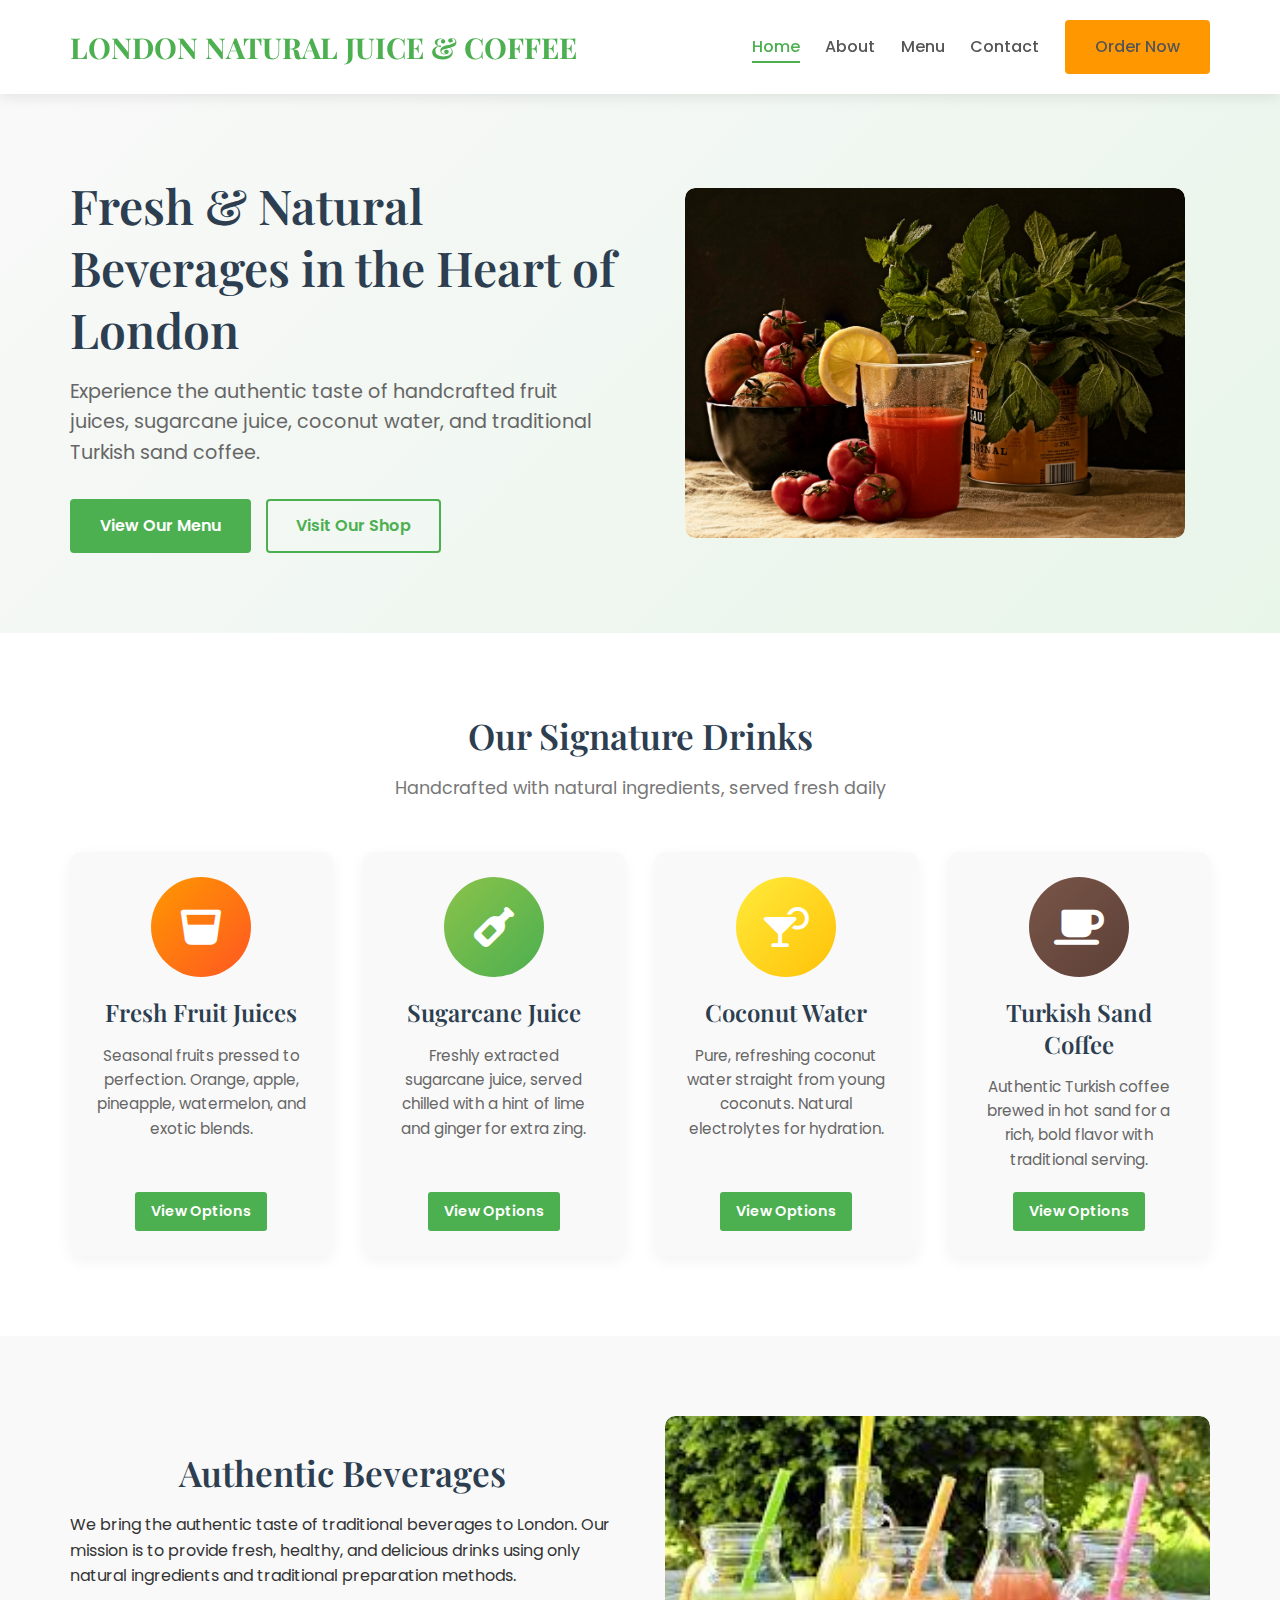
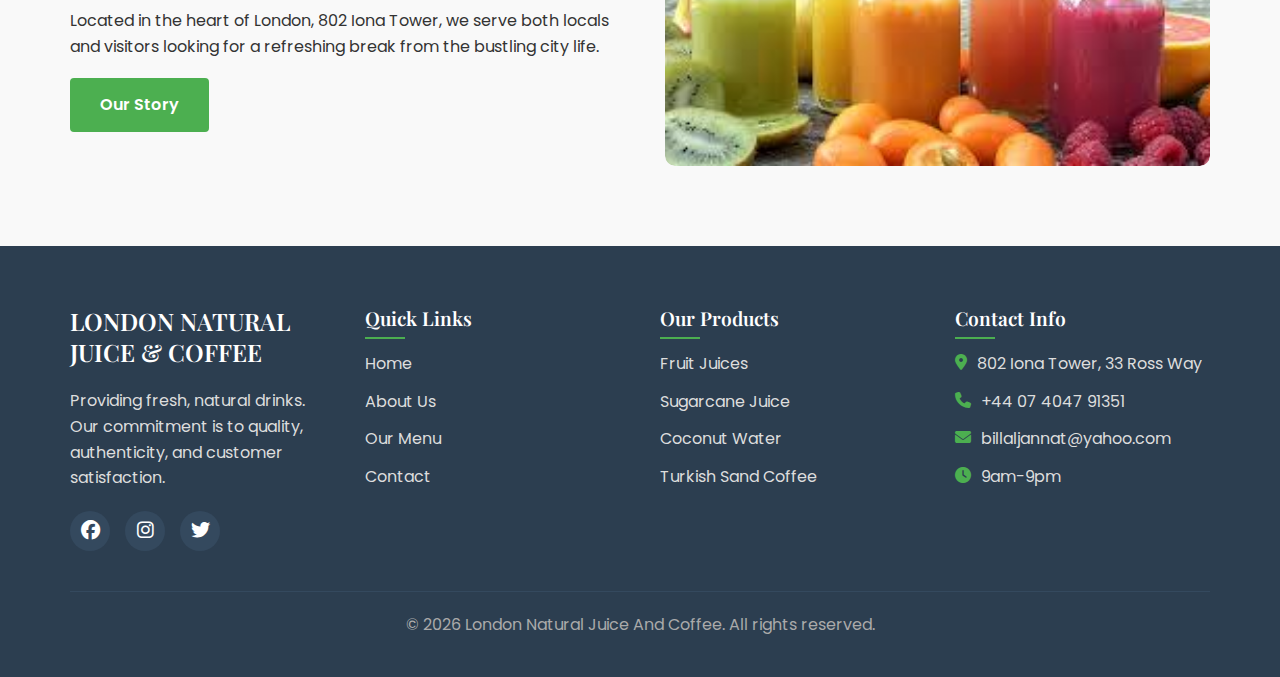
<file: index.html>
<!DOCTYPE html>
<html lang="en">
<head>
    <meta charset="UTF-8">
    <meta name="viewport" content="width=device-width, initial-scale=1.0">
    <title>LONDON NATURAL JUICE & COFFEE</title>
    <link rel="stylesheet" href="css/style.css">
    <link rel="stylesheet" href="https://cdnjs.cloudflare.com/ajax/libs/font-awesome/6.4.0/css/all.min.css">
    <link href="https://fonts.googleapis.com/css2?family=Poppins:wght@300;400;500;600;700&family=Playfair+Display:wght@400;500;600&display=swap" rel="stylesheet">
    <link rel="icon" type="image/x-icon" href="images/favicon.png">
</head>
<body>
    <!-- Navigation -->
    <header class="header">
        <div class="container">
            <nav class="navbar">
                <a href="index.html" class="logo">
                    <span class="logo-text">LONDON NATURAL JUICE & COFFEE</span>
                </a>
                
                <ul class="nav-menu">
                    <li><a href="index.html" class="active">Home</a></li>
                    <li><a href="about.html">About</a></li>
                    <li><a href="menu.html">Menu</a></li>
                    <li><a href="contact.html">Contact</a></li>
                    <li><a href="contact.html#order" class="btn-order">Order Now</a></li>
                </ul>
                
                <div class="hamburger">
                    <span class="bar"></span>
                    <span class="bar"></span>
                    <span class="bar"></span>
                </div>
            </nav>
        </div>
    </header>

    <!-- Hero Section -->
    <section class="hero">
        <div class="container">
            <div class="hero-content">
                <h1 class="hero-title">Fresh & Natural Beverages in the Heart of London</h1>
                <p class="hero-subtitle">Experience the authentic taste of handcrafted fruit juices, sugarcane juice, coconut water, and traditional Turkish sand coffee.</p>
                <div class="hero-buttons">
                    <a href="menu.html" class="btn-primary">View Our Menu</a>
                    <a href="contact.html" class="btn-secondary">Visit Our Shop</a>
                </div>
            </div>
            <div class="hero-image">
                <div class="image-placeholder">
                    <img src="images/hero-image.jpeg" alt="Fresh Juice">
                </div>
            </div>
        </div>
    </section>

    <!-- Featured Products -->
    <section class="featured">
        <div class="container">
            <h2 class="section-title">Our Signature Drinks</h2>
            <p class="section-subtitle">Handcrafted with natural ingredients, served fresh daily</p>
            
            <div class="products-grid">
                <div class="product-card">
                    <div class="product-image fruit-juice">
                        <i class="fas fa-glass-whiskey"></i>
                    </div>
                    <h3>Fresh Fruit Juices</h3>
                    <p>Seasonal fruits pressed to perfection. Orange, apple, pineapple, watermelon, and exotic blends.</p>
                    <a href="menu.html#juices" class="btn-small">View Options</a>
                </div>
                
                <div class="product-card">
                    <div class="product-image sugarcane">
                        <i class="fas fa-wine-bottle"></i>
                    </div>
                    <h3>Sugarcane Juice</h3>
                    <p>Freshly extracted sugarcane juice, served chilled with a hint of lime and ginger for extra zing.</p>
                    <a href="menu.html#sugarcane" class="btn-small">View Options</a>
                </div>
                
                <div class="product-card">
                    <div class="product-image coconut">
                        <i class="fas fa-cocktail"></i>
                    </div>
                    <h3>Coconut Water</h3>
                    <p>Pure, refreshing coconut water straight from young coconuts. Natural electrolytes for hydration.</p>
                    <a href="menu.html#coconut" class="btn-small">View Options</a>
                </div>
                
                <div class="product-card">
                    <div class="product-image coffee">
                        <i class="fas fa-coffee"></i>
                    </div>
                    <h3>Turkish Sand Coffee</h3>
                    <p>Authentic Turkish coffee brewed in hot sand for a rich, bold flavor with traditional serving.</p>
                    <a href="menu.html#coffee" class="btn-small">View Options</a>
                </div>
            </div>
        </div>
    </section>

    <!-- About Preview -->
    <section class="about-preview">
        <div class="container">
            <div class="about-content">
                <h2 class="section-title">Authentic Beverages</h2>
                <p>We bring the authentic taste of traditional beverages to London. Our mission is to provide fresh, healthy, and delicious drinks using only natural ingredients and traditional preparation methods.</p>
                <p>Located in the heart of London, 802 Iona Tower, we serve both locals and visitors looking for a refreshing break from the bustling city life.</p>
                <a href="about.html" class="btn-primary">Our Story</a>
            </div>
            <div class="about-image">
                <div class="image-placeholder">
                    <img src="images/product-homepage.jpeg">
                </div>
            </div>
        </div>
    </section>

    <!-- Footer -->
    <footer class="footer">
        <div class="container">
            <div class="footer-grid">
                <div class="footer-col">
                    <h3>LONDON NATURAL JUICE & COFFEE</h3>
                    <p>Providing fresh, natural drinks. Our commitment is to quality, authenticity, and customer satisfaction.</p>
                    <div class="social-links">
                        <a href="https://www.facebook.com/share/17t5XCSA3L/" target="_blank"><i class="fab fa-facebook"></i></a>
                        <a href="https://www.instagram.com/" target="_blank"><i class="fab fa-instagram"></i></a>
                        <a href="https://x.com/" target="_blank"><i class="fab fa-twitter"></i></a>
                    </div>
                </div>
                
                <div class="footer-col">
                    <h4>Quick Links</h4>
                    <ul>
                        <li><a href="index.html">Home</a></li>
                        <li><a href="about.html">About Us</a></li>
                        <li><a href="menu.html">Our Menu</a></li>
                        <li><a href="contact.html">Contact</a></li>
                    </ul>
                </div>
                
                <div class="footer-col">
                    <h4>Our Products</h4>
                    <ul>
                        <li><a href="menu.html#juices">Fruit Juices</a></li>
                        <li><a href="menu.html#sugarcane">Sugarcane Juice</a></li>
                        <li><a href="menu.html#coconut">Coconut Water</a></li>
                        <li><a href="menu.html#coffee">Turkish Sand Coffee</a></li>
                    </ul>
                </div>
                
                <div class="footer-col">
                    <h4>Contact Info</h4>
                    <ul class="contact-info">
                        <li><i class="fas fa-map-marker-alt"></i> 802 Iona Tower, 33 Ross Way </li>
                        <li><i class="fas fa-phone"></i> +44 07 4047 91351</li>
                        <li><i class="fas fa-envelope"></i> billaljannat@yahoo.com</li>
                        <li><i class="fas fa-clock"></i> 9am-9pm</li>
                    </ul>
                </div>
            </div>
            
            <div class="footer-bottom">
                <p>&copy; 2026 London Natural Juice And Coffee. All rights reserved.</p>
            </div>
        </div>
    </footer>

    <script src="js/script.js"></script>
</body>
</html>
</file>
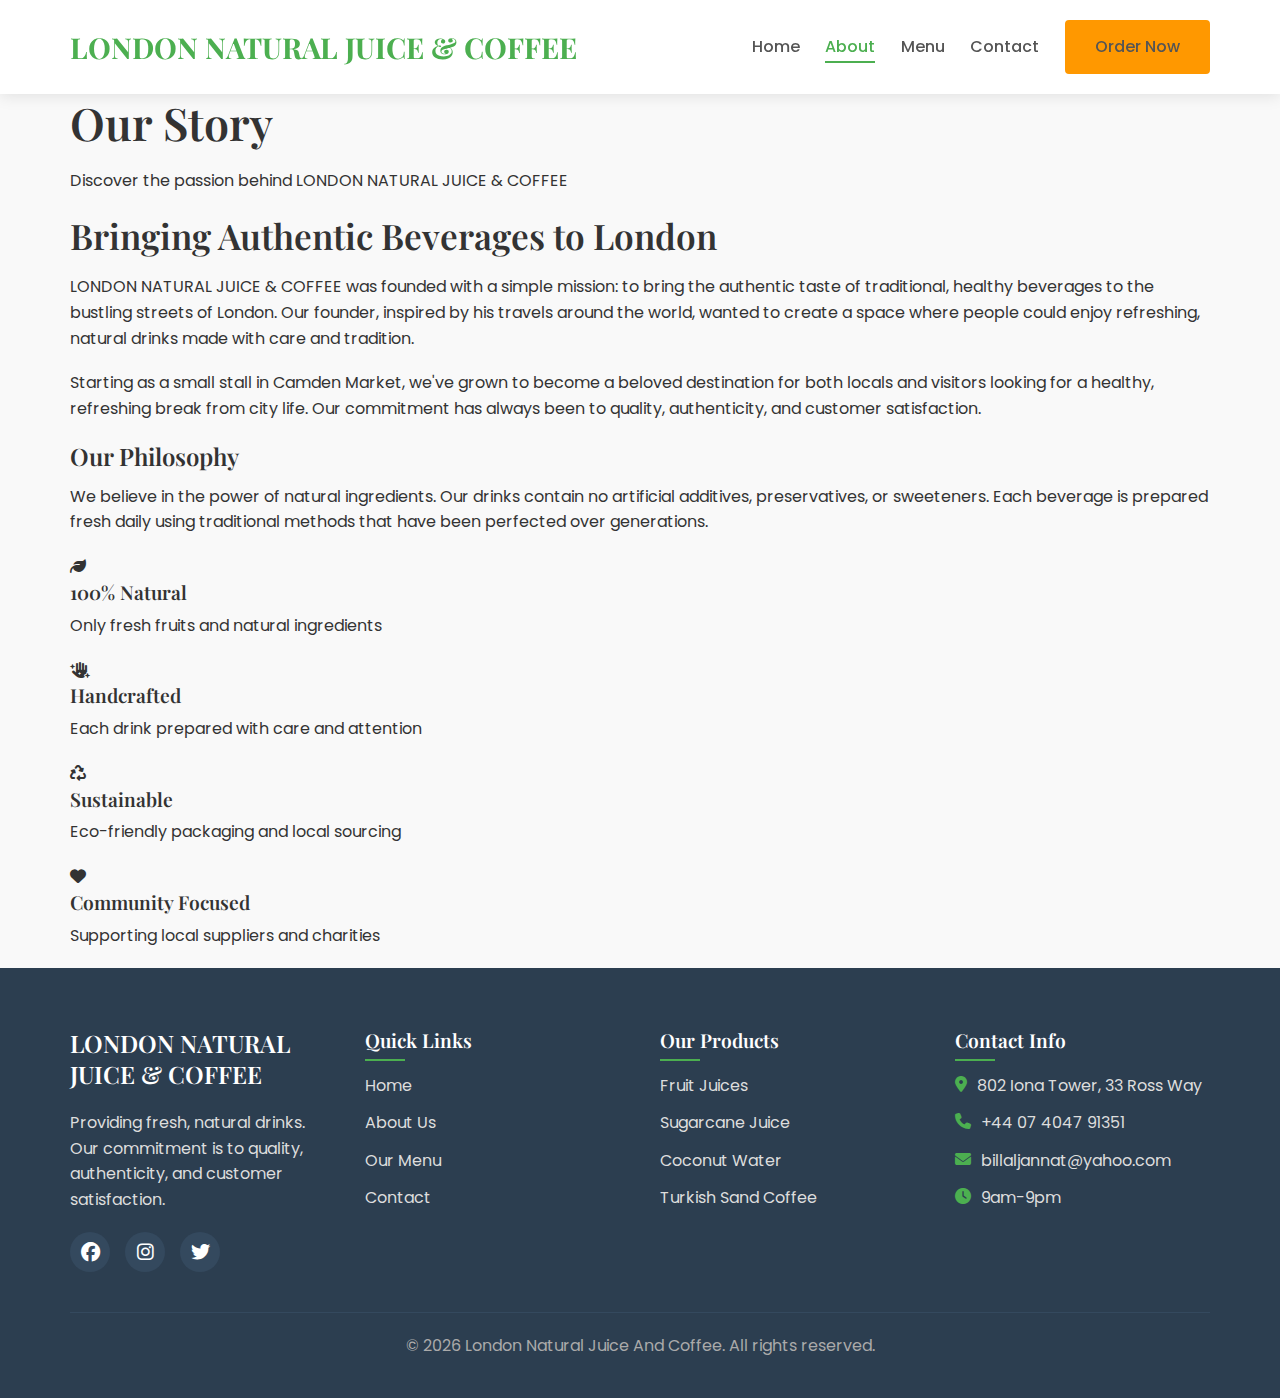
<file: about.html>
<!DOCTYPE html>
<html lang="en">
  <head>
    <meta charset="UTF-8" />
    <meta name="viewport" content="width=device-width, initial-scale=1.0" />
    <title>About Us | London Fresh Drinks</title>
    <link rel="stylesheet" href="css/style.css" />
    <link
      rel="stylesheet"
      href="https://cdnjs.cloudflare.com/ajax/libs/font-awesome/6.4.0/css/all.min.css"
    />
    <link
      href="https://fonts.googleapis.com/css2?family=Poppins:wght@300;400;500;600;700&family=Playfair+Display:wght@400;500;600&display=swap"
      rel="stylesheet"
    />
    <link rel="icon" type="image/x-icon" href="images/favicon.png" />
  </head>
  <body>
    <!-- Navigation -->
    <header class="header">
      <div class="container">
        <nav class="navbar">
          <a href="index.html" class="logo">
            <span class="logo-text">LONDON NATURAL JUICE & COFFEE</span>
          </a>

          <ul class="nav-menu">
            <li><a href="index.html">Home</a></li>
            <li><a href="about.html" class="active">About</a></li>
            <li><a href="menu.html">Menu</a></li>
            <li><a href="contact.html">Contact</a></li>
            <li>
              <a href="contact.html#order" class="btn-order">Order Now</a>
            </li>
          </ul>

          <div class="hamburger">
            <span class="bar"></span>
            <span class="bar"></span>
            <span class="bar"></span>
          </div>
        </nav>
      </div>
    </header>

    <!-- Page Header -->
    <section class="page-header">
      <div class="container">
        <h1>Our Story</h1>
        <p>Discover the passion behind LONDON NATURAL JUICE & COFFEE</p>
      </div>
    </section>

    <!-- About Content -->
    <section class="page-content">
      <div class="container">
        <div class="about-details">
          <div class="about-text">
            <h2>Bringing Authentic Beverages to London </h2>
            <p>
              LONDON NATURAL JUICE & COFFEE was founded with a simple mission: to bring
              the authentic taste of traditional, healthy beverages to the
              bustling streets of London. Our founder, inspired by his travels
              around the world, wanted to create a space where people could
              enjoy refreshing, natural drinks made with care and tradition.
            </p>

            <p>
              Starting as a small stall in Camden Market, we've grown to become
              a beloved destination for both locals and visitors looking for a
              healthy, refreshing break from city life. Our commitment has
              always been to quality, authenticity, and customer satisfaction.
            </p>

            <h3>Our Philosophy</h3>
            <p>
              We believe in the power of natural ingredients. Our drinks contain
              no artificial additives, preservatives, or sweeteners. Each
              beverage is prepared fresh daily using traditional methods that
              have been perfected over generations.
            </p>

            <div class="values-grid">
              <div class="value-item">
                <i class="fas fa-leaf"></i>
                <h4>100% Natural</h4>
                <p>Only fresh fruits and natural ingredients</p>
              </div>
              <div class="value-item">
                <i class="fas fa-hand-sparkles"></i>
                <h4>Handcrafted</h4>
                <p>Each drink prepared with care and attention</p>
              </div>
              <div class="value-item">
                <i class="fas fa-recycle"></i>
                <h4>Sustainable</h4>
                <p>Eco-friendly packaging and local sourcing</p>
              </div>
              <div class="value-item">
                <i class="fas fa-heart"></i>
                <h4>Community Focused</h4>
                <p>Supporting local suppliers and charities</p>
              </div>
            </div>
          </div>
        </div>
      </div>
    </section>

   
<!-- Footer -->
    <footer class="footer">
        <div class="container">
            <div class="footer-grid">
                <div class="footer-col">
                    <h3>LONDON NATURAL JUICE & COFFEE</h3>
                    <p>Providing fresh, natural drinks. Our commitment is to quality, authenticity, and customer satisfaction.</p>
                    <div class="social-links">
                        <a href="https://www.facebook.com/share/17t5XCSA3L/" target="_blank"><i class="fab fa-facebook"></i></a>
                        <a href="https://www.instagram.com/" target="_blank"><i class="fab fa-instagram"></i></a>
                        <a href="https://x.com/" target="_blank"><i class="fab fa-twitter"></i></a>
                    </div>
                </div>
                
                <div class="footer-col">
                    <h4>Quick Links</h4>
                    <ul>
                        <li><a href="index.html">Home</a></li>
                        <li><a href="about.html">About Us</a></li>
                        <li><a href="menu.html">Our Menu</a></li>
                        <li><a href="contact.html">Contact</a></li>
                    </ul>
                </div>
                
                <div class="footer-col">
                    <h4>Our Products</h4>
                    <ul>
                        <li><a href="menu.html#juices">Fruit Juices</a></li>
                        <li><a href="menu.html#sugarcane">Sugarcane Juice</a></li>
                        <li><a href="menu.html#coconut">Coconut Water</a></li>
                        <li><a href="menu.html#coffee">Turkish Sand Coffee</a></li>
                    </ul>
                </div>
                
                <div class="footer-col">
                    <h4>Contact Info</h4>
                    <ul class="contact-info">
                        <li><i class="fas fa-map-marker-alt"></i> 802 Iona Tower, 33 Ross Way </li>
                        <li><i class="fas fa-phone"></i> +44 07 4047 91351</li>
                        <li><i class="fas fa-envelope"></i> billaljannat@yahoo.com</li>
                        <li><i class="fas fa-clock"></i> 9am-9pm</li>
                    </ul>
                </div>
            </div>
            
            <div class="footer-bottom">
                <p>&copy; 2026 London Natural Juice And Coffee. All rights reserved.</p>
            </div>
        </div>
    </footer>

    <script src="js/script.js"></script>
  </body>
</html>
</file>
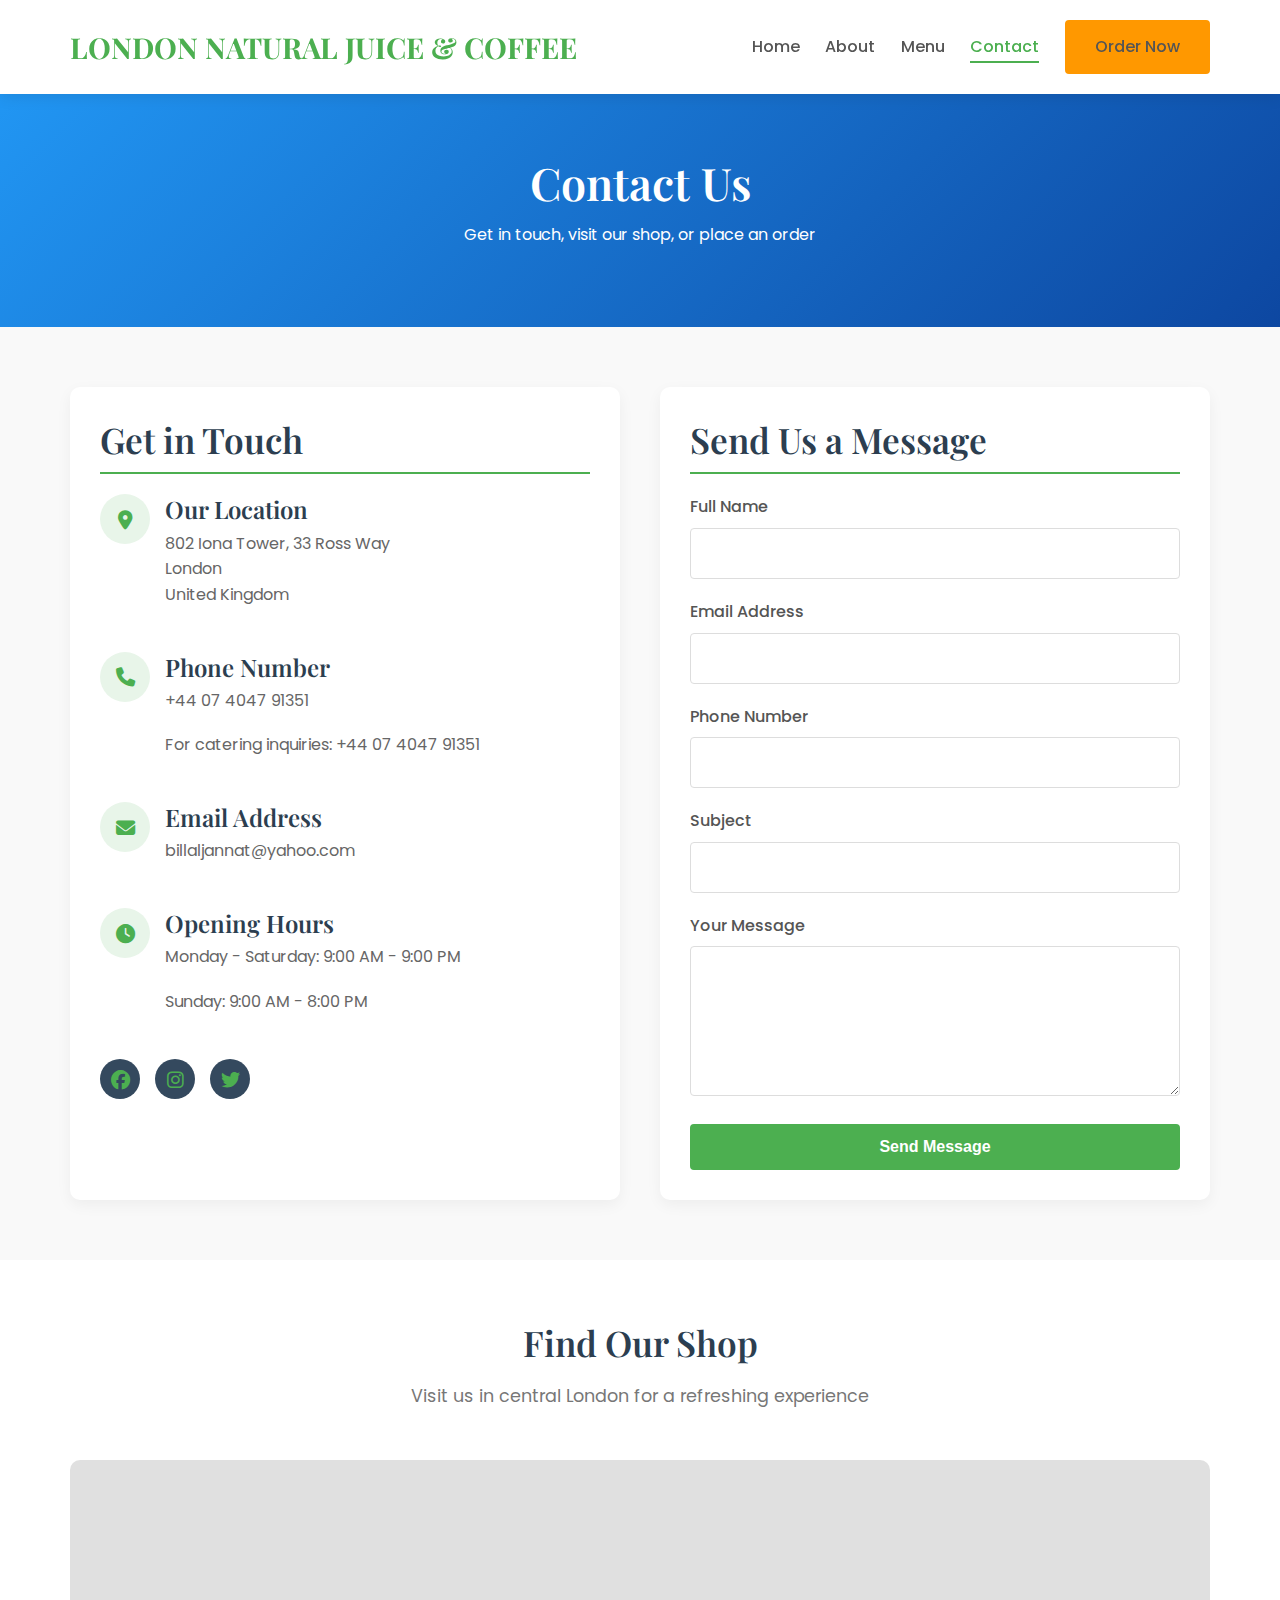
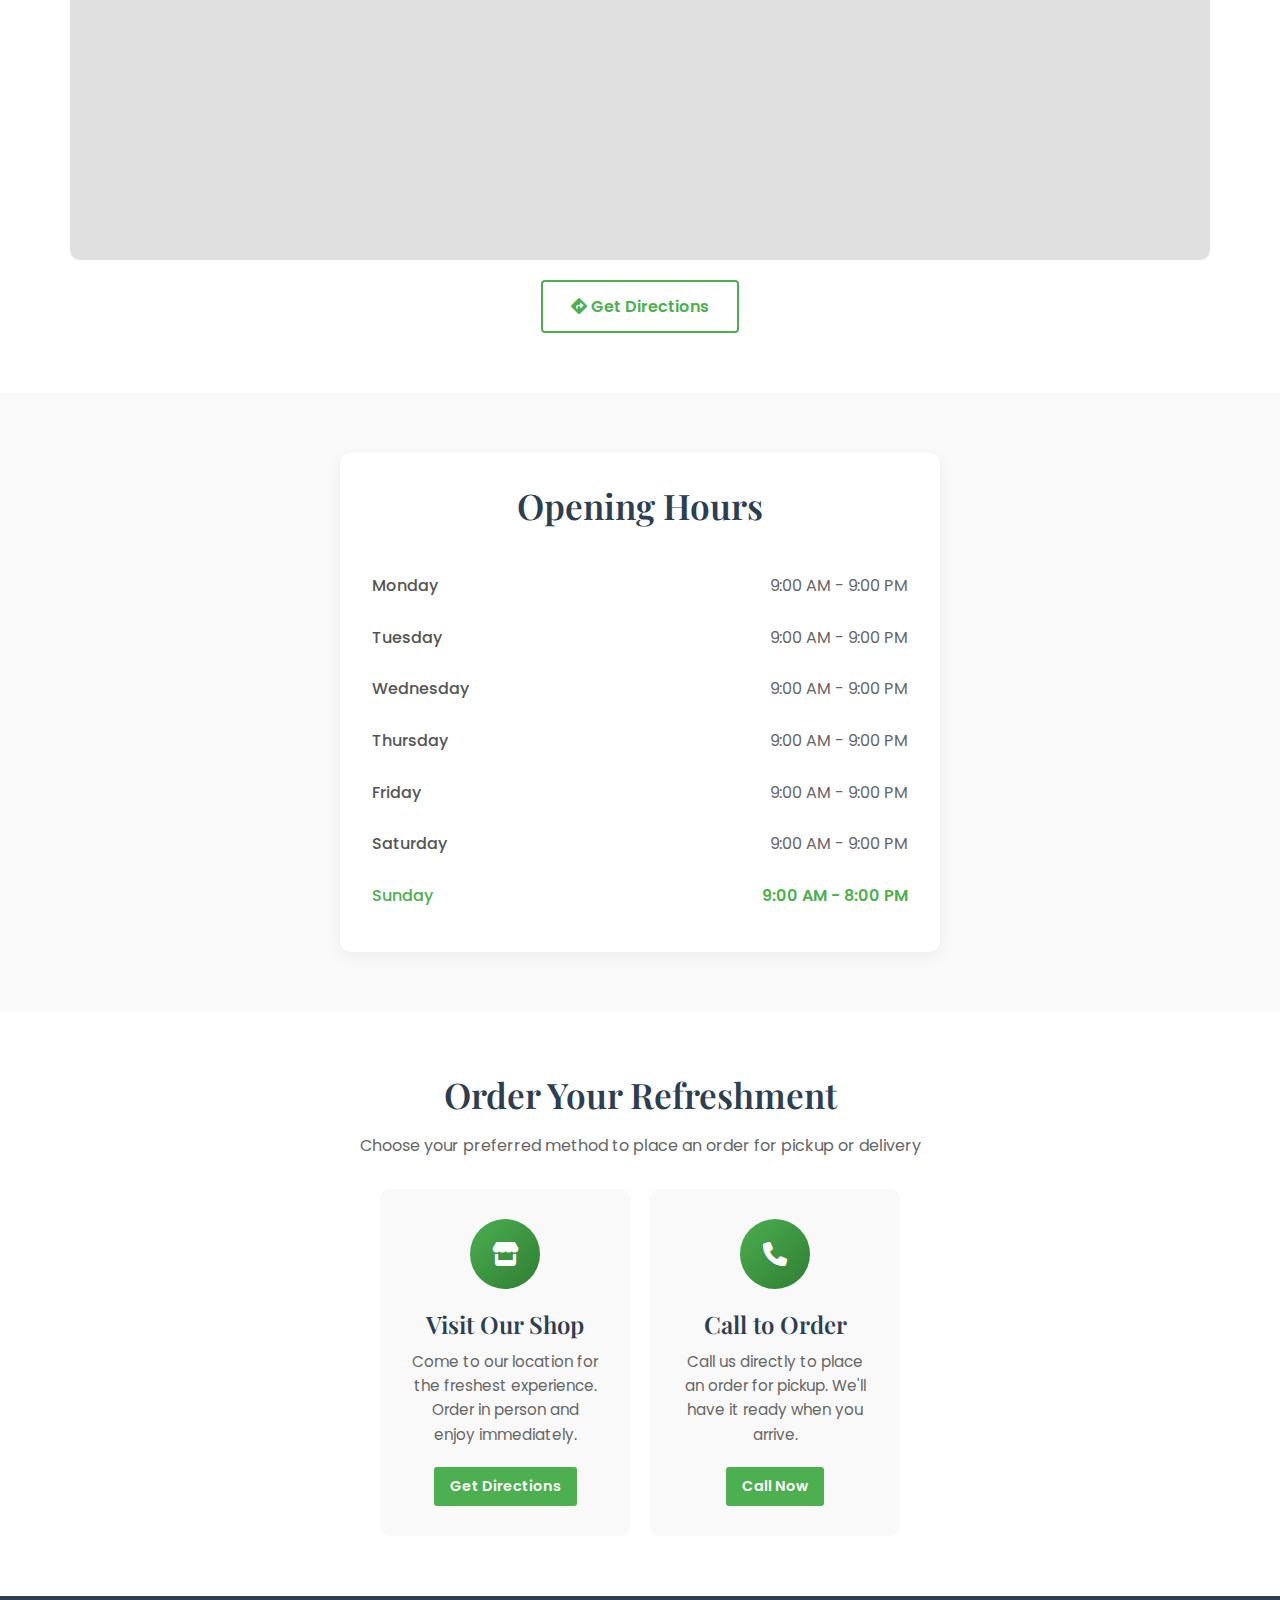
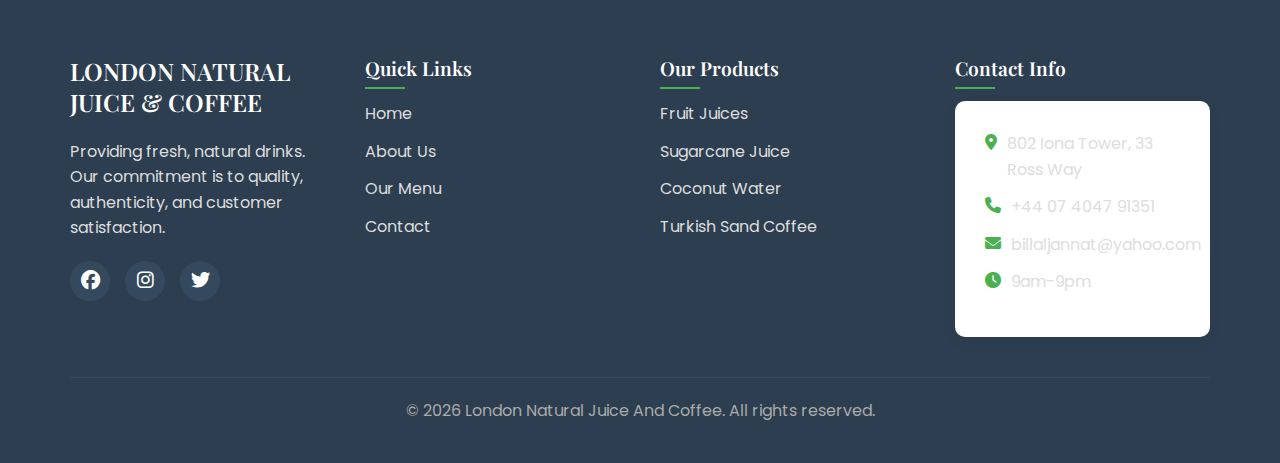
<file: contact.html>
<!DOCTYPE html>
<html lang="en">
  <head>
    <meta charset="UTF-8" />
    <meta name="viewport" content="width=device-width, initial-scale=1.0" />
    <title>Contact Us | London Fresh Drinks</title>
    <link rel="stylesheet" href="css/style.css" />
    <link
      rel="stylesheet"
      href="https://cdnjs.cloudflare.com/ajax/libs/font-awesome/6.4.0/css/all.min.css"
    />
    <link
      href="https://fonts.googleapis.com/css2?family=Poppins:wght@300;400;500;600;700&family=Playfair+Display:wght@400;500;600&display=swap"
      rel="stylesheet"
    />
    <link rel="icon" type="image/x-icon" href="images/favicon.png">
    <style>
      /* Additional styles for contact page */
      .page-header {
        background: linear-gradient(135deg, #2196f3, #0d47a1);
        color: white;
        padding: 60px 0;
        text-align: center;
      }

      .page-header h1 {
        color: white;
        margin-bottom: 10px;
      }

      .contact-section {
        padding: 60px 0;
        background-color: #f9f9f9;
      }

      .contact-container {
        display: grid;
        grid-template-columns: repeat(auto-fit, minmax(300px, 1fr));
        gap: 40px;
      }

      .contact-info {
        background-color: white;
        border-radius: 10px;
        padding: 30px;
        box-shadow: 0 5px 15px rgba(0, 0, 0, 0.05);
      }

      .contact-info h2 {
        color: #2c3e50;
        margin-bottom: 20px;
        padding-bottom: 10px;
        border-bottom: 2px solid #4caf50;
      }

      .info-item {
        display: flex;
        align-items: flex-start;
        margin-bottom: 25px;
      }

      .info-icon {
        width: 50px;
        height: 50px;
        background-color: #e8f5e9;
        border-radius: 50%;
        display: flex;
        justify-content: center;
        align-items: center;
        margin-right: 15px;
        color: #4caf50;
        font-size: 1.2rem;
        flex-shrink: 0;
      }

      .info-content h3 {
        color: #2c3e50;
        margin-bottom: 5px;
      }

      .info-content p {
        color: #666;
      }

      .contact-form {
        background-color: white;
        border-radius: 10px;
        padding: 30px;
        box-shadow: 0 5px 15px rgba(0, 0, 0, 0.05);
      }

      .contact-form h2 {
        color: #2c3e50;
        margin-bottom: 20px;
        padding-bottom: 10px;
        border-bottom: 2px solid #4caf50;
      }

      .form-group {
        margin-bottom: 20px;
      }

      .form-group label {
        display: block;
        margin-bottom: 8px;
        font-weight: 500;
        color: #555;
      }

      .form-control {
        width: 100%;
        padding: 12px 15px;
        border: 1px solid #ddd;
        border-radius: 4px;
        font-family: "Poppins", sans-serif;
        font-size: 1rem;
        transition: border-color 0.3s ease;
      }

      .form-control:focus {
        outline: none;
        border-color: #4caf50;
      }

      textarea.form-control {
        min-height: 150px;
        resize: vertical;
      }

      .map-section {
        padding: 60px 0;
        background-color: white;
      }

      .map-container {
        width: 100%;
        height: 400px;
        background-color: #e0e0e0;
        border-radius: 10px;
        overflow: hidden;
        display: flex;
        flex-direction: column;
        justify-content: center;
        align-items: center;
        color: #777;
      }

      .map-container i {
        font-size: 3rem;
        margin-bottom: 20px;
        color: #aaa;
      }

      .hours-section {
        padding: 60px 0;
        background-color: #f9f9f9;
      }

      .hours-container {
        max-width: 600px;
        margin: 0 auto;
        background-color: white;
        border-radius: 10px;
        padding: 30px;
        box-shadow: 0 5px 15px rgba(0, 0, 0, 0.05);
      }

      .hours-container h2 {
        text-align: center;
        color: #2c3e50;
        margin-bottom: 30px;
      }

      .hours-table {
        width: 100%;
      }

      .hours-table tr {
        border-bottom: 1px solid #eee;
      }

      .hours-table tr:last-child {
        border-bottom: none;
      }

      .hours-table td {
        padding: 12px 0;
      }

      .hours-table td:first-child {
        font-weight: 500;
        color: #555;
      }

      .hours-table td:last-child {
        text-align: right;
        color: #666;
      }

      .highlight-day {
        color: #4caf50 !important;
        font-weight: 600;
      }

      .order-section {
        padding: 60px 0;
        background-color: white;
        text-align: center;
      }

      .order-section h2 {
        color: #2c3e50;
        margin-bottom: 15px;
      }

      .order-section p {
        color: #666;
        max-width: 600px;
        margin: 0 auto 30px;
      }

      .order-options {
        display: flex;
        justify-content: center;
        flex-wrap: wrap;
        gap: 20px;
        margin-top: 30px;
      }

      .order-option {
        background-color: #f9f9f9;
        border-radius: 10px;
        padding: 30px;
        width: 250px;
        transition: transform 0.3s ease;
      }

      .order-option:hover {
        transform: translateY(-5px);
        box-shadow: 0 10px 20px rgba(0, 0, 0, 0.1);
      }

      .order-icon {
        width: 70px;
        height: 70px;
        background: linear-gradient(135deg, #4caf50, #2e7d32);
        border-radius: 50%;
        display: flex;
        justify-content: center;
        align-items: center;
        margin: 0 auto 20px;
        color: white;
        font-size: 1.5rem;
      }

      .order-option h3 {
        color: #2c3e50;
        margin-bottom: 10px;
      }

      .order-option p {
        color: #666;
        font-size: 0.95rem;
        margin-bottom: 20px;
      }
    </style>
  </head>
  <body>
    <!-- Navigation -->
    <header class="header">
      <div class="container">
        <nav class="navbar">
          <a href="index.html" class="logo">
            <span class="logo-text">LONDON NATURAL JUICE & COFFEE</span>
          </a>

          <ul class="nav-menu">
            <li><a href="index.html">Home</a></li>
            <li><a href="about.html">About</a></li>
            <li><a href="menu.html">Menu</a></li>
            <li><a href="contact.html" class="active">Contact</a></li>
            <li>
              <a href="contact.html#order" class="btn-order">Order Now</a>
            </li>
          </ul>

          <div class="hamburger">
            <span class="bar"></span>
            <span class="bar"></span>
            <span class="bar"></span>
          </div>
        </nav>
      </div>
    </header>

    <!-- Page Header -->
    <section class="page-header">
      <div class="container">
        <h1>Contact Us</h1>
        <p>Get in touch, visit our shop, or place an order</p>
      </div>
    </section>

    <!-- Contact Section -->
    <section class="contact-section">
      <div class="container">
        <div class="contact-container">
          <div class="contact-info">
            <h2>Get in Touch</h2>

            <div class="info-item">
              <div class="info-icon">
                <i class="fas fa-map-marker-alt"></i>
              </div>
              <div class="info-content">
                <h3>Our Location</h3>
                <p>
                  802 Iona Tower, 33 Ross Way<br />London<br />United Kingdom
                </p>
              </div>
            </div>

            <div class="info-item">
              <div class="info-icon">
                <i class="fas fa-phone"></i>
              </div>
              <div class="info-content">
                <h3>Phone Number</h3>
                <p>+44 07 4047 91351</p>
                <p>For catering inquiries: +44 07 4047 91351</p>
              </div>
            </div>

            <div class="info-item">
              <div class="info-icon">
                <i class="fas fa-envelope"></i>
              </div>
              <div class="info-content">
                <h3>Email Address</h3>
                <p>billaljannat@yahoo.com</p>
              </div>
            </div>

            <div class="info-item">
              <div class="info-icon">
                <i class="fas fa-clock"></i>
              </div>
              <div class="info-content">
                <h3>Opening Hours</h3>
                <p>Monday - Saturday: 9:00 AM - 9:00 PM</p>
                <p>Sunday: 9:00 AM - 8:00 PM</p>
              </div>
            </div>

           <div class="social-links">
                        <a href="https://www.facebook.com/share/17t5XCSA3L/" target="_blank"><i class="fab fa-facebook"></i></a>
                        <a href="https://www.instagram.com/" target="_blank"><i class="fab fa-instagram"></i></a>
                        <a href="https://x.com/" target="_blank"><i class="fab fa-twitter"></i></a>
            </div>
          </div>

          <div class="contact-form">
            <h2>Send Us a Message</h2>
            <form id="contactForm">
              <div class="form-group">
                <label for="name">Full Name</label>
                <input type="text" id="name" class="form-control" required />
              </div>

              <div class="form-group">
                <label for="email">Email Address</label>
                <input type="email" id="email" class="form-control" required />
              </div>

              <div class="form-group">
                <label for="phone">Phone Number</label>
                <input type="tel" id="phone" class="form-control" />
              </div>

              <div class="form-group">
                <label for="subject">Subject</label>
                <input type="text" id="subject" class="form-control" required />
              </div>

              <div class="form-group">
                <label for="message">Your Message</label>
                <textarea id="message" class="form-control" required></textarea>
              </div>

              <button type="submit" class="btn-primary" style="width: 100%">
                Send Message
              </button>
            </form>
          </div>
        </div>
      </div>
    </section>

    
<!-- Map Section -->
<section class="map-section" id="google-map-section">
  <div class="container">
    <h2 class="section-title">Find Our Shop</h2>
    <p class="section-subtitle">
      Visit us in central London for a refreshing experience
    </p>

    <div class="map-container">
      <iframe 
        src="https://www.google.com/maps/embed?pb=!1m18!1m12!1m3!1d2483.054684059747!2d-0.1277584!3d51.5073509!2m3!1f0!2f0!3f0!3m2!1i1024!2i768!4f13.1!3m3!1m2!1s0x0%3A0x0!2zNTHCsDMwJzI2LjUiTiAwwrAwNyczNS40Ilc!5e0!3m2!1sen!2suk!4v1620000000000!5m2!1sen!2suk" 
        width="100%" 
        height="100%" 
        style="border:0;" 
        allowfullscreen="" 
        loading="lazy" 
        referrerpolicy="no-referrer-when-downgrade">
      </iframe>
    </div>
    
    <div style="text-align: center; margin-top: 20px;">
      <a href="https://maps.app.goo.gl/PtpsoUjHwCXoeHyW6" target="_blank" class="btn-secondary">
        <i class="fas fa-directions"></i> Get Directions
      </a>
    </div>
  </div>
</section>

    <!-- Hours Section -->
    <section class="hours-section">
      <div class="container">
        <div class="hours-container">
          <h2>Opening Hours</h2>

          <table class="hours-table">
            <tr>
              <td>Monday</td>
              <td>9:00 AM - 9:00 PM</td>
            </tr>
            <tr>
              <td>Tuesday</td>
              <td>9:00 AM - 9:00 PM</td>
            </tr>
            <tr>
              <td>Wednesday</td>
              <td>9:00 AM - 9:00 PM</td>
            </tr>
            <tr>
              <td>Thursday</td>
              <td>9:00 AM - 9:00 PM</td>
            </tr>
            <tr>
              <td>Friday</td>
              <td>9:00 AM - 9:00 PM</td>
            </tr>
            <tr>
              <td >Saturday</td>
              <td >9:00 AM - 9:00 PM</td>
            </tr>
            <tr>
              <td class="highlight-day" >Sunday</td>
              <td class="highlight-day" >9:00 AM - 8:00 PM</td>
            </tr>
          </table>
        </div>
      </div>
    </section>

    <!-- Order Section -->
    <section class="order-section" id="order">
      <div class="container">
        <h2>Order Your Refreshment</h2>
        <p>
          Choose your preferred method to place an order for pickup or delivery
        </p>

        <div class="order-options">
          <div class="order-option">
            <div class="order-icon">
              <i class="fas fa-store"></i>
            </div>
            <h3>Visit Our Shop</h3>
            <p>
              Come to our location for the freshest experience. Order in person
              and enjoy immediately.
            </p>
            <a href="https://maps.app.goo.gl/PtpsoUjHwCXoeHyW6" target="_blank" class="btn-small">Get Directions</a>
          </div>

          <div class="order-option">
            <div class="order-icon">
              <i class="fas fa-phone"></i>
            </div>
            <h3>Call to Order</h3>
            <p>
              Call us directly to place an order for pickup. We'll have it ready
              when you arrive.
            </p>
            <a href="tel:+44 07 4047 91351" class="btn-small">Call Now</a>
          </div>
        </div>
      </div>
    </section>
<!-- Footer -->
    <footer class="footer">
        <div class="container">
            <div class="footer-grid">
                <div class="footer-col">
                    <h3>LONDON NATURAL JUICE & COFFEE</h3>
                    <p>Providing fresh, natural drinks. Our commitment is to quality, authenticity, and customer satisfaction.</p>
                    <div class="social-links">
                        <a href="https://www.facebook.com/share/17t5XCSA3L/" target="_blank"><i class="fab fa-facebook"></i></a>
                        <a href="https://www.instagram.com/" target="_blank"><i class="fab fa-instagram"></i></a>
                        <a href="https://x.com/" target="_blank"><i class="fab fa-twitter"></i></a>
                    </div>
                </div>
                
                <div class="footer-col">
                    <h4>Quick Links</h4>
                    <ul>
                        <li><a href="index.html">Home</a></li>
                        <li><a href="about.html">About Us</a></li>
                        <li><a href="menu.html">Our Menu</a></li>
                        <li><a href="contact.html">Contact</a></li>
                    </ul>
                </div>
                
                <div class="footer-col">
                    <h4>Our Products</h4>
                    <ul>
                        <li><a href="menu.html#juices">Fruit Juices</a></li>
                        <li><a href="menu.html#sugarcane">Sugarcane Juice</a></li>
                        <li><a href="menu.html#coconut">Coconut Water</a></li>
                        <li><a href="menu.html#coffee">Turkish Sand Coffee</a></li>
                    </ul>
                </div>
                
                <div class="footer-col">
                    <h4>Contact Info</h4>
                    <ul class="contact-info">
                        <li><i class="fas fa-map-marker-alt"></i> 802 Iona Tower, 33 Ross Way </li>
                        <li><i class="fas fa-phone"></i> +44 07 4047 91351</li>
                        <li><i class="fas fa-envelope"></i> billaljannat@yahoo.com</li>
                        <li><i class="fas fa-clock"></i> 9am-9pm</li>
                    </ul>
                </div>
            </div>
            
            <div class="footer-bottom">
                <p>&copy; 2026 London Natural Juice And Coffee. All rights reserved.</p>
            </div>
        </div>
    </footer>

    <script src="js/script.js"></script>
    <script>
      // Simple form submission handler
      document
        .getElementById("contactForm")
        .addEventListener("submit", function (e) {
          e.preventDefault();

          // In a real implementation, this would send data to a server
          // For this demo, we'll just show an alert
          alert("Thank you for your message! We will get back to you soon.");
          this.reset();
        });
    </script>
  </body>
</html>
</file>
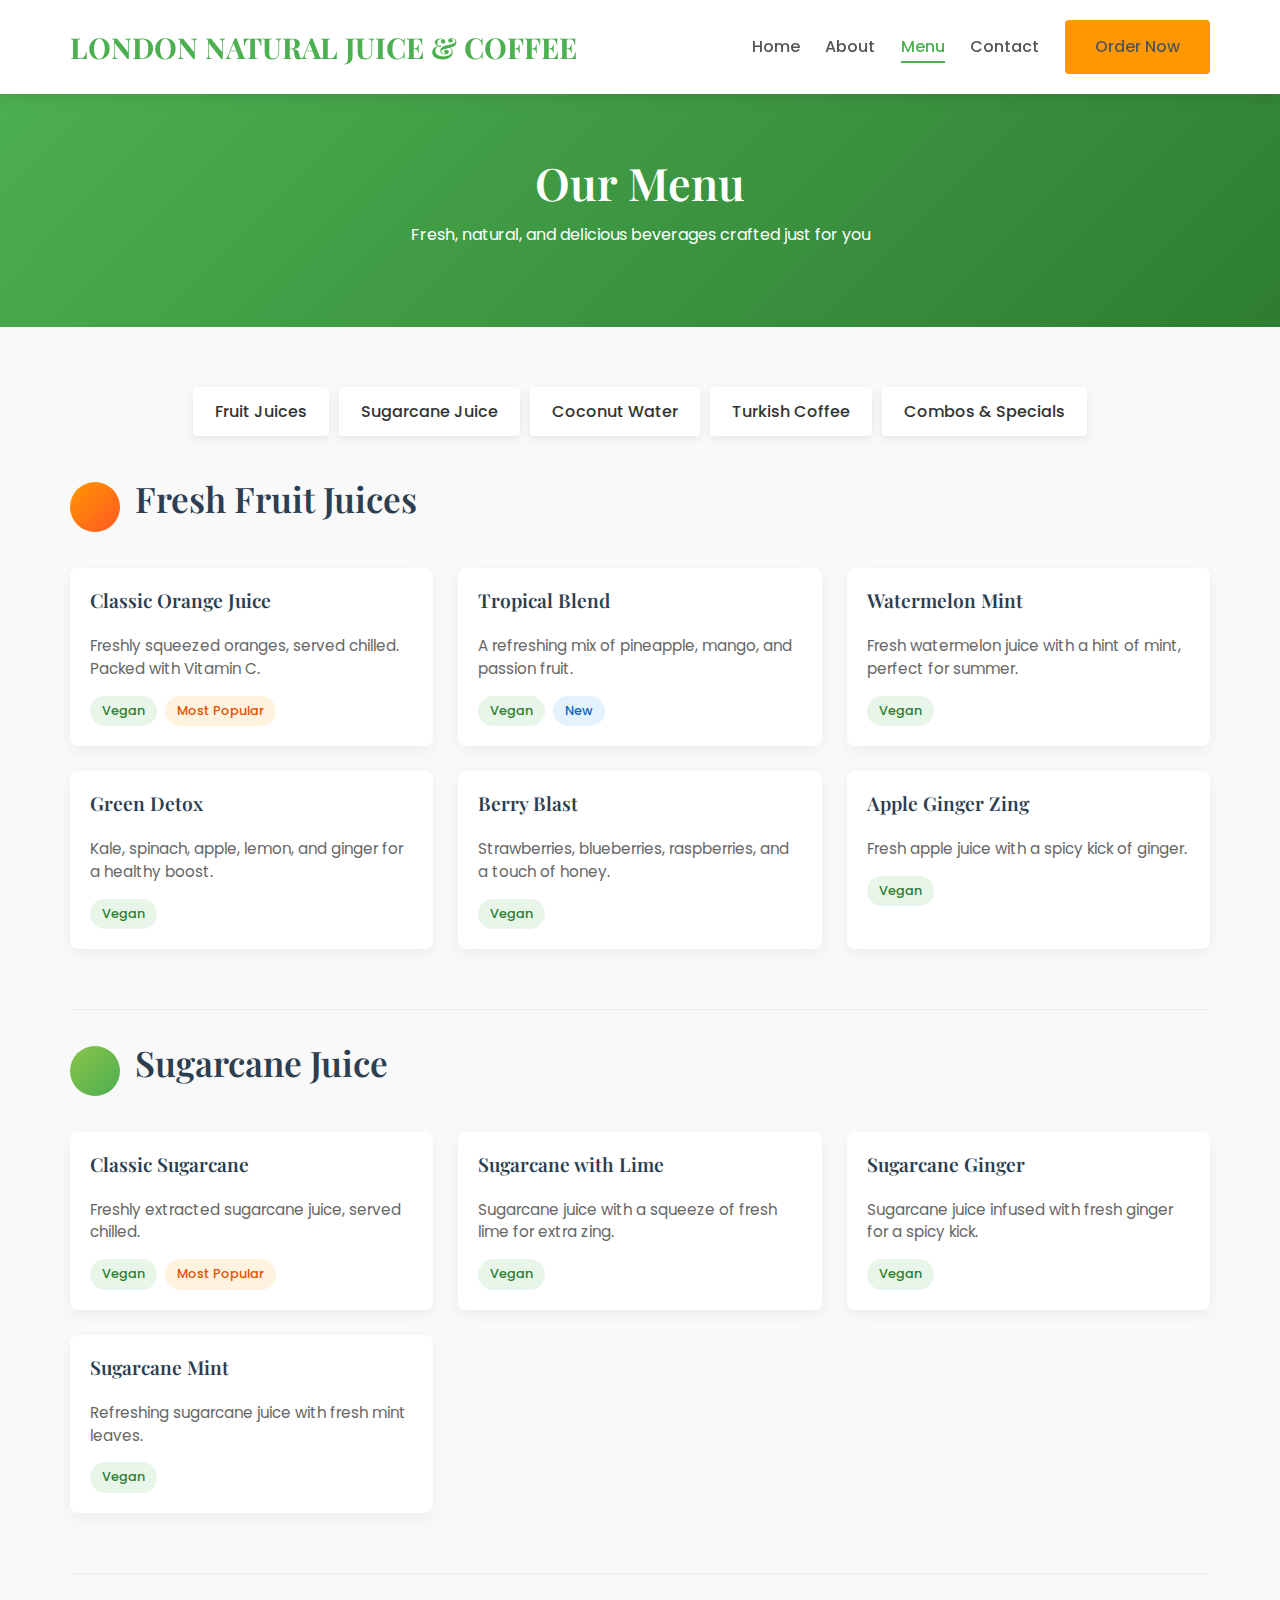
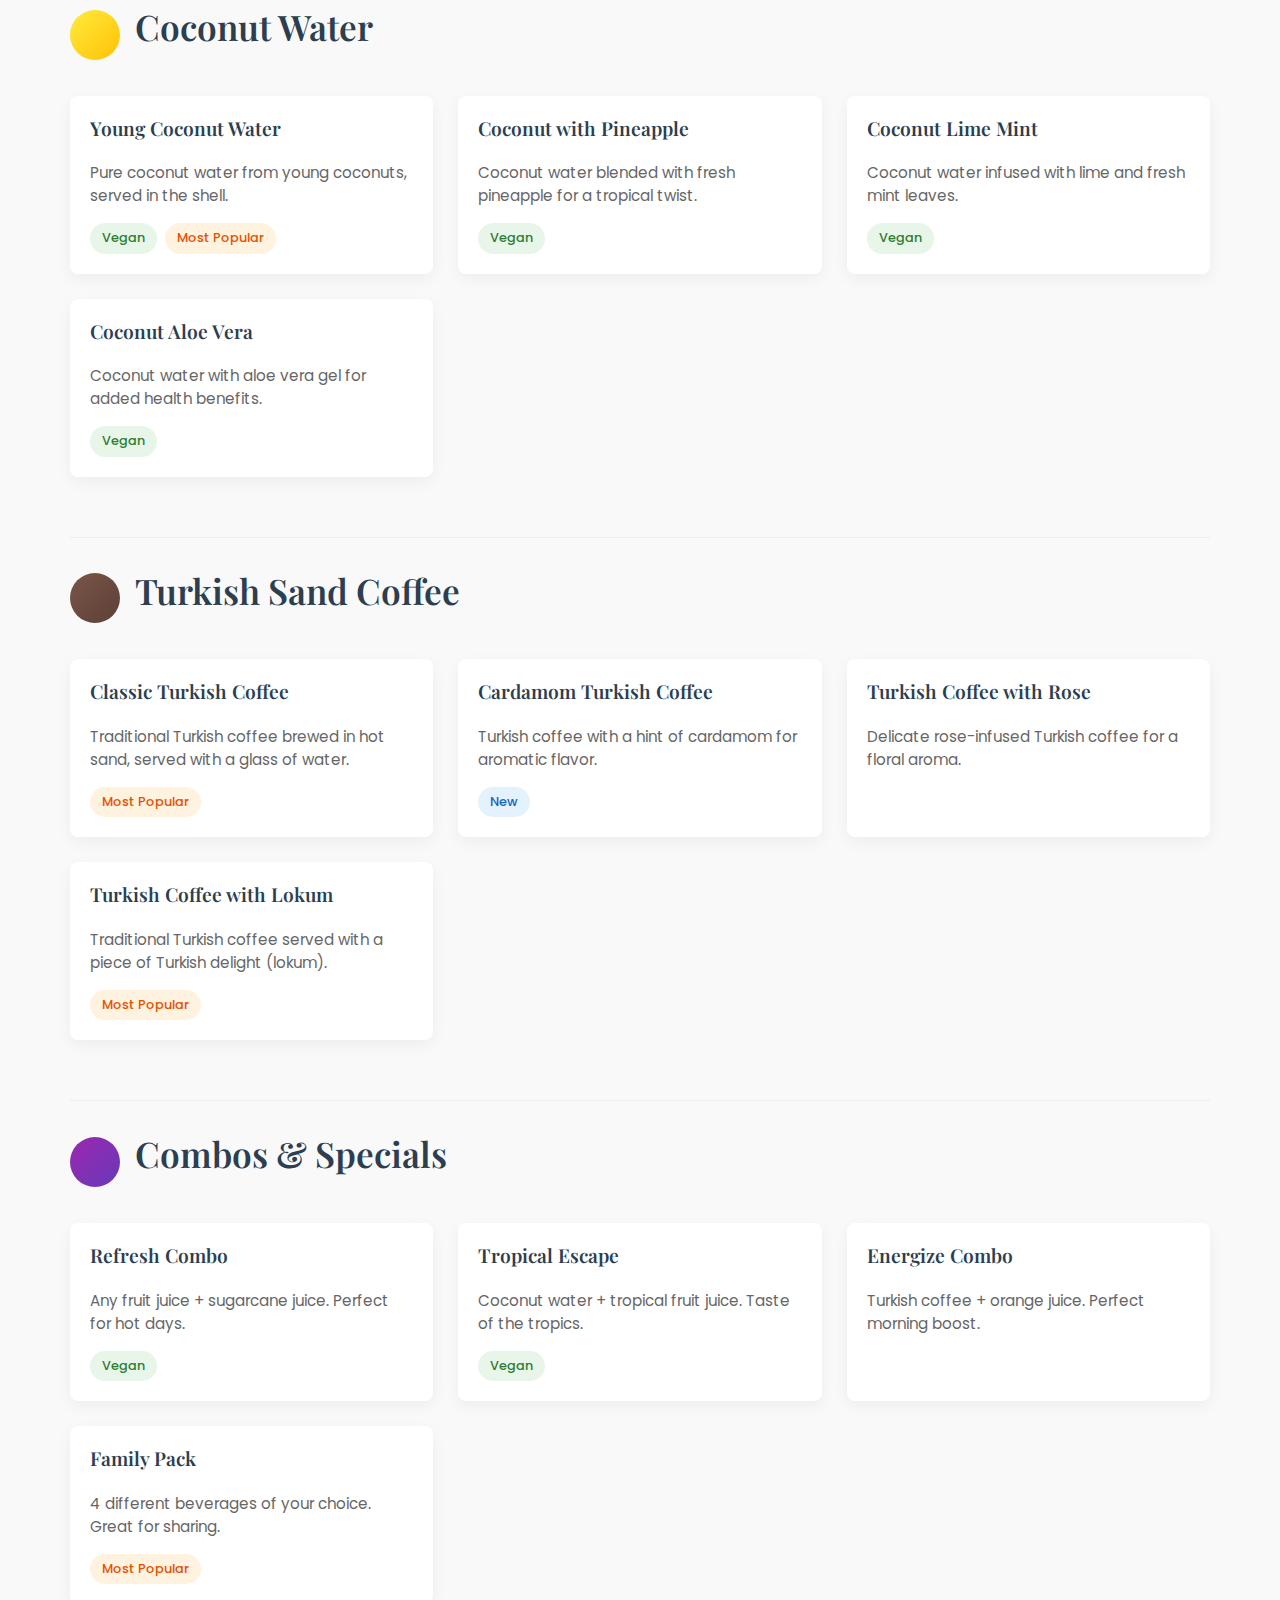
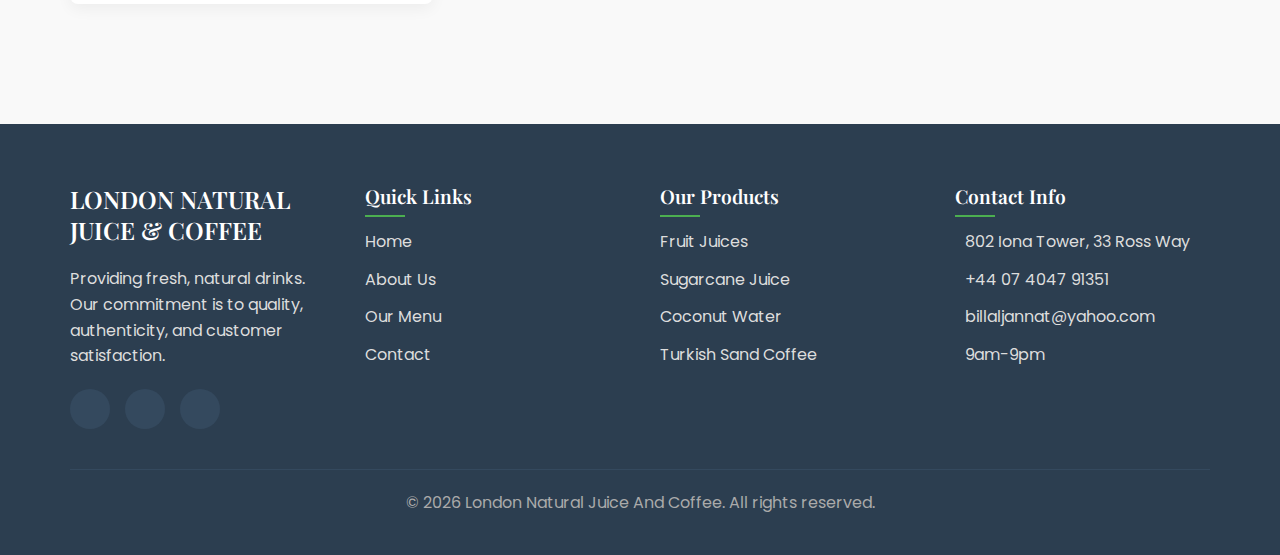
<file: menu.html>
<!DOCTYPE html>
<html lang="en">
  <head>
    <meta charset="UTF-8" />
    <meta name="viewport" content="width=device-width, initial-scale=1.0" />
    <title>Our Menu | London Fresh Drinks</title>
    <link rel="stylesheet" href="css/style.css" />
    <link rel="preconnect" href="https://cdnjs.cloudflare.com" />
    <link rel="preconnect" href="https://fonts.googleapis.com" />
    <link
      rel="stylesheet"
      href="https://cdnjs.cloudflare.com/ajax/libs/font-awesome/6.4.0/css/all.min.css"
      integrity="sha512-iecdLmaskl7CVkqkXNQ/ZH/XLlvWZOJyj7Yy7tcenmpD1ypASozpmT/E0iPtmFIB46ZmdtAc9eNBvH0H/ZpiBw=="
      crossorigin="anonymous"
      referrerpolicy="no-referrer"
    />
    <link
      href="https://fonts.googleapis.com/css2?family=Poppins:wght@300;400;500;600;700&family=Playfair+Display:wght@400;500;600&display=swap"
      rel="stylesheet"
    />
    <link rel="icon" type="image/x-icon" href="images/favicon.png" />
    <style>
      /* Additional styles for menu page */
      .menu-category {
        margin-bottom: 60px;
        padding-top: 30px;
        border-top: 1px solid #eee;
      }

      .menu-category:first-of-type {
        border-top: none;
        padding-top: 0;
      }

      .category-title {
        display: flex;
        align-items: center;
        margin-bottom: 30px;
        color: #2c3e50;
      }

      .category-icon {
        width: 50px;
        height: 50px;
        border-radius: 50%;
        display: flex;
        justify-content: center;
        align-items: center;
        margin-right: 15px;
        color: white;
        font-size: 1.5rem;
      }

      .menu-items {
        display: grid;
        grid-template-columns: repeat(auto-fill, minmax(300px, 1fr));
        gap: 25px;
      }

      .menu-item {
        background-color: white;
        border-radius: 8px;
        padding: 20px;
        box-shadow: 0 5px 15px rgba(0, 0, 0, 0.05);
        transition: transform 0.3s ease, box-shadow 0.3s ease;
      }

      .menu-item:hover {
        transform: translateY(-5px);
        box-shadow: 0 10px 20px rgba(0, 0, 0, 0.1);
      }

      .item-header {
        display: flex;
        justify-content: space-between;
        align-items: flex-start;
        margin-bottom: 10px;
      }

      .item-name {
        font-size: 1.2rem;
        font-weight: 600;
        color: #2c3e50;
      }

      .item-desc {
        color: #666;
        font-size: 0.95rem;
        margin-bottom: 15px;
        line-height: 1.5;
      }

      .item-tags {
        display: flex;
        flex-wrap: wrap;
        gap: 8px;
      }

      .tag {
        background-color: #f0f0f0;
        padding: 5px 12px;
        border-radius: 20px;
        font-size: 0.8rem;
        color: #444;
        font-weight: 500;
      }

      .tag.vegan {
        background-color: #e8f5e9;
        color: #2e7d32;
      }

      .tag.popular {
        background-color: #fff3e0;
        color: #e65100;
      }

      .tag.new {
        background-color: #e3f2fd;
        color: #1565c0;
      }

      .page-header {
        background: linear-gradient(135deg, #4caf50, #2e7d32);
        color: white;
        padding: 60px 0;
        text-align: center;
      }

      .page-header h1 {
        color: white;
        margin-bottom: 10px;
      }

      .page-content {
        padding: 60px 0;
        background-color: #f9f9f9;
      }

      .menu-navigation {
        display: flex;
        justify-content: center;
        flex-wrap: wrap;
        gap: 10px;
        margin-bottom: 40px;
      }

      .menu-nav-btn {
        padding: 10px 20px;
        background-color: white;
        border-radius: 4px;
        font-weight: 500;
        box-shadow: 0 3px 10px rgba(0, 0, 0, 0.08);
        transition: all 0.3s ease;
        text-decoration: none;
        color: #333;
        border: 2px solid transparent;
      }

      .menu-nav-btn:hover,
      .menu-nav-btn.active,
      .menu-nav-btn:focus {
        background-color: #4caf50;
        color: white;
        outline: none;
        border-color: #2e7d32;
      }

      .menu-nav-btn:focus {
        box-shadow: 0 0 0 3px rgba(76, 175, 80, 0.3);
      }

      .team-section {
        background-color: white;
        padding: 60px 0;
      }

      /* Responsive styles */
      @media (max-width: 768px) {
        .menu-items {
          grid-template-columns: 1fr;
        }
        
        .menu-navigation {
          flex-direction: column;
          align-items: center;
          padding: 0 20px;
        }
        
        .menu-nav-btn {
          width: 100%;
          max-width: 300px;
          text-align: center;
        }
        
        .category-title {
          flex-direction: column;
          text-align: center;
          gap: 15px;
        }
        
        .category-icon {
          margin-right: 0;
        }
        
        .page-content {
          padding: 40px 0;
        }
      }

      @media (max-width: 480px) {
        .menu-item {
          padding: 15px;
        }
        
        .page-header {
          padding: 40px 0;
        }
        
        .page-header h1 {
          font-size: 2rem;
        }
      }

      /* Focus styles for accessibility */
      *:focus {
        outline: 2px solid #4caf50;
        outline-offset: 2px;
      }
    </style>
  </head>
  <body>
    <!-- Navigation -->
    <header class="header">
      <div class="container">
        <nav class="navbar">
          <a href="index.html" class="logo">
            <span class="logo-text">LONDON NATURAL JUICE & COFFEE</span>
          </a>

          <ul class="nav-menu">
            <li><a href="index.html">Home</a></li>
            <li><a href="about.html">About</a></li>
            <li><a href="menu.html" class="active" aria-current="page">Menu</a></li>
            <li><a href="contact.html">Contact</a></li>
            <li>
              <a href="contact.html#order" class="btn-order">Order Now</a>
            </li>
          </ul>

          <button class="hamburger" aria-label="Toggle menu" aria-expanded="false">
            <span class="bar" aria-hidden="true"></span>
            <span class="bar" aria-hidden="true"></span>
            <span class="bar" aria-hidden="true"></span>
          </button>
        </nav>
      </div>
    </header>

    <!-- Page Header -->
    <section class="page-header">
      <div class="container">
        <h1>Our Menu</h1>
        <p>Fresh, natural, and delicious beverages crafted just for you</p>
      </div>
    </section>

    <!-- Menu Navigation -->
    <section class="page-content" aria-label="Menu categories">
      <div class="container">
        <nav class="menu-navigation" aria-label="Menu categories navigation">
          <a href="#juices" class="menu-nav-btn active" aria-current="true">Fruit Juices</a>
          <a href="#sugarcane" class="menu-nav-btn">Sugarcane Juice</a>
          <a href="#coconut" class="menu-nav-btn">Coconut Water</a>
          <a href="#coffee" class="menu-nav-btn">Turkish Coffee</a>
          <a href="#combos" class="menu-nav-btn">Combos & Specials</a>
        </nav>

        <!-- Fruit Juices Section -->
        <section class="menu-category" id="juices" aria-labelledby="juices-heading">
          <div class="category-title">
            <div
              class="category-icon"
              style="background: linear-gradient(135deg, #ff9800, #ff5722)"
              aria-hidden="true"
            >
              <i class="fas fa-glass-whiskey"></i>
            </div>
            <h2 id="juices-heading">Fresh Fruit Juices</h2>
          </div>

          <div class="menu-items">
            <article class="menu-item">
              <div class="item-header">
                <h3 class="item-name">Classic Orange Juice</h3>
              </div>
              <p class="item-desc">
                Freshly squeezed oranges, served chilled. Packed with Vitamin C.
              </p>
              <div class="item-tags">
                <span class="tag vegan">Vegan</span>
                <span class="tag popular">Most Popular</span>
              </div>
            </article>

            <article class="menu-item">
              <div class="item-header">
                <h3 class="item-name">Tropical Blend</h3>
              </div>
              <p class="item-desc">
                A refreshing mix of pineapple, mango, and passion fruit.
              </p>
              <div class="item-tags">
                <span class="tag vegan">Vegan</span>
                <span class="tag new">New</span>
              </div>
            </article>

            <article class="menu-item">
              <div class="item-header">
                <h3 class="item-name">Watermelon Mint</h3>
              </div>
              <p class="item-desc">
                Fresh watermelon juice with a hint of mint, perfect for summer.
              </p>
              <div class="item-tags">
                <span class="tag vegan">Vegan</span>
              </div>
            </article>

            <article class="menu-item">
              <div class="item-header">
                <h3 class="item-name">Green Detox</h3>
              </div>
              <p class="item-desc">
                Kale, spinach, apple, lemon, and ginger for a healthy boost.
              </p>
              <div class="item-tags">
                <span class="tag vegan">Vegan</span>
              </div>
            </article>

            <article class="menu-item">
              <div class="item-header">
                <h3 class="item-name">Berry Blast</h3>
              </div>
              <p class="item-desc">
                Strawberries, blueberries, raspberries, and a touch of honey.
              </p>
              <div class="item-tags">
                <span class="tag vegan">Vegan</span>
              </div>
            </article>

            <article class="menu-item">
              <div class="item-header">
                <h3 class="item-name">Apple Ginger Zing</h3>
              </div>
              <p class="item-desc">
                Fresh apple juice with a spicy kick of ginger.
              </p>
              <div class="item-tags">
                <span class="tag vegan">Vegan</span>
              </div>
            </article>
          </div>
        </section>

        <!-- Sugarcane Juice Section -->
        <section class="menu-category" id="sugarcane" aria-labelledby="sugarcane-heading">
          <div class="category-title">
            <div
              class="category-icon"
              style="background: linear-gradient(135deg, #8bc34a, #4caf50)"
              aria-hidden="true"
            >
              <i class="fas fa-wine-bottle"></i>
            </div>
            <h2 id="sugarcane-heading">Sugarcane Juice</h2>
          </div>

          <div class="menu-items">
            <article class="menu-item">
              <div class="item-header">
                <h3 class="item-name">Classic Sugarcane</h3>
              </div>
              <p class="item-desc">
                Freshly extracted sugarcane juice, served chilled.
              </p>
              <div class="item-tags">
                <span class="tag vegan">Vegan</span>
                <span class="tag popular">Most Popular</span>
              </div>
            </article>

            <article class="menu-item">
              <div class="item-header">
                <h3 class="item-name">Sugarcane with Lime</h3>
              </div>
              <p class="item-desc">
                Sugarcane juice with a squeeze of fresh lime for extra zing.
              </p>
              <div class="item-tags">
                <span class="tag vegan">Vegan</span>
              </div>
            </article>

            <article class="menu-item">
              <div class="item-header">
                <h3 class="item-name">Sugarcane Ginger</h3>
              </div>
              <p class="item-desc">
                Sugarcane juice infused with fresh ginger for a spicy kick.
              </p>
              <div class="item-tags">
                <span class="tag vegan">Vegan</span>
              </div>
            </article>

            <article class="menu-item">
              <div class="item-header">
                <h3 class="item-name">Sugarcane Mint</h3>
              </div>
              <p class="item-desc">
                Refreshing sugarcane juice with fresh mint leaves.
              </p>
              <div class="item-tags">
                <span class="tag vegan">Vegan</span>
              </div>
            </article>
          </div>
        </section>

        <!-- Coconut Water Section -->
        <section class="menu-category" id="coconut" aria-labelledby="coconut-heading">
          <div class="category-title">
            <div
              class="category-icon"
              style="background: linear-gradient(135deg, #ffeb3b, #ffc107)"
              aria-hidden="true"
            >
              <i class="fas fa-cocktail"></i>
            </div>
            <h2 id="coconut-heading">Coconut Water</h2>
          </div>

          <div class="menu-items">
            <article class="menu-item">
              <div class="item-header">
                <h3 class="item-name">Young Coconut Water</h3>
              </div>
              <p class="item-desc">
                Pure coconut water from young coconuts, served in the shell.
              </p>
              <div class="item-tags">
                <span class="tag vegan">Vegan</span>
                <span class="tag popular">Most Popular</span>
              </div>
            </article>

            <article class="menu-item">
              <div class="item-header">
                <h3 class="item-name">Coconut with Pineapple</h3>
              </div>
              <p class="item-desc">
                Coconut water blended with fresh pineapple for a tropical twist.
              </p>
              <div class="item-tags">
                <span class="tag vegan">Vegan</span>
              </div>
            </article>

            <article class="menu-item">
              <div class="item-header">
                <h3 class="item-name">Coconut Lime Mint</h3>
              </div>
              <p class="item-desc">
                Coconut water infused with lime and fresh mint leaves.
              </p>
              <div class="item-tags">
                <span class="tag vegan">Vegan</span>
              </div>
            </article>

            <article class="menu-item">
              <div class="item-header">
                <h3 class="item-name">Coconut Aloe Vera</h3>
              </div>
              <p class="item-desc">
                Coconut water with aloe vera gel for added health benefits.
              </p>
              <div class="item-tags">
                <span class="tag vegan">Vegan</span>
              </div>
            </article>
          </div>
        </section>

        <!-- Turkish Coffee Section -->
        <section class="menu-category" id="coffee" aria-labelledby="coffee-heading">
          <div class="category-title">
            <div
              class="category-icon"
              style="background: linear-gradient(135deg, #795548, #5d4037)"
              aria-hidden="true"
            >
              <i class="fas fa-coffee"></i>
            </div>
            <h2 id="coffee-heading">Turkish Sand Coffee</h2>
          </div>

          <div class="menu-items">
            <article class="menu-item">
              <div class="item-header">
                <h3 class="item-name">Classic Turkish Coffee</h3>
              </div>
              <p class="item-desc">
                Traditional Turkish coffee brewed in hot sand, served with a
                glass of water.
              </p>
              <div class="item-tags">
                <span class="tag popular">Most Popular</span>
              </div>
            </article>

            <article class="menu-item">
              <div class="item-header">
                <h3 class="item-name">Cardamom Turkish Coffee</h3>
              </div>
              <p class="item-desc">
                Turkish coffee with a hint of cardamom for aromatic flavor.
              </p>
              <div class="item-tags">
                <span class="tag new">New</span>
              </div>
            </article>

            <article class="menu-item">
              <div class="item-header">
                <h3 class="item-name">Turkish Coffee with Rose</h3>
              </div>
              <p class="item-desc">
                Delicate rose-infused Turkish coffee for a floral aroma.
              </p>
              <div class="item-tags"></div>
            </article>

            <article class="menu-item">
              <div class="item-header">
                <h3 class="item-name">Turkish Coffee with Lokum</h3>
              </div>
              <p class="item-desc">
                Traditional Turkish coffee served with a piece of Turkish
                delight (lokum).
              </p>
              <div class="item-tags">
                <span class="tag popular">Most Popular</span>
              </div>
            </article>
          </div>
        </section>

        <!-- Combos Section -->
        <section class="menu-category" id="combos" aria-labelledby="combos-heading">
          <div class="category-title">
            <div
              class="category-icon"
              style="background: linear-gradient(135deg, #9c27b0, #673ab7)"
              aria-hidden="true"
            >
              <i class="fas fa-star"></i>
            </div>
            <h2 id="combos-heading">Combos & Specials</h2>
          </div>

          <div class="menu-items">
            <article class="menu-item">
              <div class="item-header">
                <h3 class="item-name">Refresh Combo</h3>
              </div>
              <p class="item-desc">
                Any fruit juice + sugarcane juice. Perfect for hot days.
              </p>
              <div class="item-tags">
                <span class="tag vegan">Vegan</span>
              </div>
            </article>

            <article class="menu-item">
              <div class="item-header">
                <h3 class="item-name">Tropical Escape</h3>
              </div>
              <p class="item-desc">
                Coconut water + tropical fruit juice. Taste of the tropics.
              </p>
              <div class="item-tags">
                <span class="tag vegan">Vegan</span>
              </div>
            </article>

            <article class="menu-item">
              <div class="item-header">
                <h3 class="item-name">Energize Combo</h3>
              </div>
              <p class="item-desc">
                Turkish coffee + orange juice. Perfect morning boost.
              </p>
              <div class="item-tags"></div>
            </article>

            <article class="menu-item">
              <div class="item-header">
                <h3 class="item-name">Family Pack</h3>
              </div>
              <p class="item-desc">
                4 different beverages of your choice. Great for sharing.
              </p>
              <div class="item-tags">
                <span class="tag popular">Most Popular</span>
              </div>
            </article>
          </div>
        </section>
      </div>
    </section>

    <!-- Footer -->
    <footer class="footer">
        <div class="container">
            <div class="footer-grid">
                <div class="footer-col">
                    <h3>LONDON NATURAL JUICE & COFFEE</h3>
                    <p>Providing fresh, natural drinks. Our commitment is to quality, authenticity, and customer satisfaction.</p>
                    <div class="social-links">
                        <a href="https://www.facebook.com/share/17t5XCSA3L/" target="_blank" rel="noopener noreferrer" aria-label="Facebook"><i class="fab fa-facebook" aria-hidden="true"></i></a>
                        <a href="https://www.instagram.com/" target="_blank" rel="noopener noreferrer" aria-label="Instagram"><i class="fab fa-instagram" aria-hidden="true"></i></a>
                        <a href="https://x.com/" target="_blank" rel="noopener noreferrer" aria-label="Twitter"><i class="fab fa-twitter" aria-hidden="true"></i></a>
                    </div>
                </div>
                
                <div class="footer-col">
                    <h4>Quick Links</h4>
                    <ul>
                        <li><a href="index.html">Home</a></li>
                        <li><a href="about.html">About Us</a></li>
                        <li><a href="menu.html">Our Menu</a></li>
                        <li><a href="contact.html">Contact</a></li>
                    </ul>
                </div>
                
                <div class="footer-col">
                    <h4>Our Products</h4>
                    <ul>
                        <li><a href="menu.html#juices">Fruit Juices</a></li>
                        <li><a href="menu.html#sugarcane">Sugarcane Juice</a></li>
                        <li><a href="menu.html#coconut">Coconut Water</a></li>
                        <li><a href="menu.html#coffee">Turkish Sand Coffee</a></li>
                    </ul>
                </div>
                
                <div class="footer-col">
                    <h4>Contact Info</h4>
                    <ul class="contact-info">
                        <li><i class="fas fa-map-marker-alt" aria-hidden="true"></i> 802 Iona Tower, 33 Ross Way </li>
                        <li><i class="fas fa-phone" aria-hidden="true"></i> +44 07 4047 91351</li>
                        <li><i class="fas fa-envelope" aria-hidden="true"></i> billaljannat@yahoo.com</li>
                        <li><i class="fas fa-clock" aria-hidden="true"></i> 9am-9pm</li>
                    </ul>
                </div>
            </div>
            
            <div class="footer-bottom">
                <p>&copy; 2026 London Natural Juice And Coffee. All rights reserved.</p>
            </div>
        </div>
    </footer>

    <script src="js/script.js"></script>
    <script>
      // Smooth scrolling for menu navigation
      document.querySelectorAll(".menu-nav-btn").forEach((button) => {
        button.addEventListener("click", function (e) {
          e.preventDefault();

          // Remove active class from all buttons
          document.querySelectorAll(".menu-nav-btn").forEach((btn) => {
            btn.classList.remove("active");
            btn.removeAttribute("aria-current");
          });

          // Add active class to clicked button
          this.classList.add("active");
          this.setAttribute("aria-current", "true");

          // Scroll to the target section
          const targetId = this.getAttribute("href");
          const targetSection = document.querySelector(targetId);

          if (targetSection) {
            window.scrollTo({
              top: targetSection.offsetTop - 100,
              behavior: "smooth",
            });
            
            // Update URL without page reload
            history.pushState(null, null, targetId);
          }
        });
      });

      // Update active navigation on scroll
      function updateActiveNavOnScroll() {
        const sections = document.querySelectorAll('.menu-category');
        const navButtons = document.querySelectorAll('.menu-nav-btn');
        
        let currentSectionId = '';
        
        sections.forEach(section => {
          const sectionTop = section.offsetTop - 150;
          const sectionHeight = section.offsetHeight;
          
          if (window.scrollY >= sectionTop && window.scrollY < sectionTop + sectionHeight) {
            currentSectionId = section.getAttribute('id');
          }
        });
        
        navButtons.forEach(button => {
          const href = button.getAttribute('href');
          if (href === `#${currentSectionId}`) {
            button.classList.add('active');
            button.setAttribute('aria-current', 'true');
          } else {
            button.classList.remove('active');
            button.removeAttribute('aria-current');
          }
        });
      }

      // Update active nav on scroll
      window.addEventListener('scroll', updateActiveNavOnScroll);
      
      // Update active nav on page load
      document.addEventListener('DOMContentLoaded', updateActiveNavOnScroll);

      // Handle keyboard navigation for menu items
      document.querySelectorAll('.menu-item').forEach((item, index) => {
        item.setAttribute('tabindex', '0');
        item.setAttribute('role', 'article');
        
        item.addEventListener('keydown', function(e) {
          if (e.key === 'Enter' || e.key === ' ') {
            e.preventDefault();
            this.click();
          }
        });
      });
    </script>
  </body>
</html>
</file>
<file: css/style.css>
/* Reset and Base Styles */
* {
    margin: 0;
    padding: 0;
    box-sizing: border-box;
}

html {
    scroll-behavior: smooth;
}

body {
    font-family: 'Poppins', sans-serif;
    line-height: 1.6;
    color: #333;
    background-color: #f9f9f9;
    overflow-x: hidden;
}

.container {
    width: 100%;
    max-width: 1200px;
    margin: 0 auto;
    padding: 0 clamp(15px, 4vw, 30px);
}

/* Typography */
h1, h2, h3, h4 {
    font-family: 'Playfair Display', serif;
    font-weight: 600;
    line-height: 1.3;
}

h1 {
    font-size: clamp(2rem, 5vw, 2.8rem);
    margin-bottom: 1rem;
}

h2 {
    font-size: clamp(1.75rem, 4vw, 2.2rem);
    margin-bottom: 1rem;
}

h3 {
    font-size: clamp(1.25rem, 3vw, 1.5rem);
    margin-bottom: 0.75rem;
}

h4 {
    font-size: clamp(1rem, 2.5vw, 1.2rem);
    margin-bottom: 0.5rem;
}

p {
    margin-bottom: 1.2rem;
    font-size: clamp(0.95rem, 2vw, 1rem);
}

a {
    text-decoration: none;
    color: inherit;
    transition: all 0.3s ease;
}

/* Buttons */
.btn-primary, .btn-secondary, .btn-small, .btn-order {
    display: inline-block;
    padding: clamp(10px, 2vw, 12px) clamp(20px, 3vw, 28px);
    border-radius: 4px;
    font-weight: 600;
    text-align: center;
    cursor: pointer;
    transition: all 0.3s ease;
    font-size: clamp(0.9rem, 2vw, 1rem);
}

.btn-primary {
    background-color: #4CAF50;
    color: white;
    border: 2px solid #4CAF50;
}

.btn-primary:hover {
    background-color: #3d8b40;
    border-color: #3d8b40;
}

.btn-secondary {
    background-color: transparent;
    color: #4CAF50;
    border: 2px solid #4CAF50;
}

.btn-secondary:hover {
    background-color: #4CAF50;
    color: white;
}

.btn-small {
    padding: 8px 16px;
    font-size: 0.9rem;
    background-color: #4CAF50;
    color: white;
    border-radius: 3px;
}

.btn-small:hover {
    background-color: #3d8b40;
}

.btn-order {
    background-color: #FF9800;
    color: white;
    border: 2px solid #FF9800;
}

.btn-order:hover {
    background-color: #e68900;
    border-color: #e68900;
}

/* Header & Navigation */
.header {
    background-color: white;
    box-shadow: 0 2px 15px rgba(0, 0, 0, 0.1);
    position: sticky;
    top: 0;
    z-index: 1000;
}

.navbar {
    display: flex;
    justify-content: space-between;
    align-items: center;
    padding: 20px 0;
}

.logo {
    display: flex;
    flex-direction: column;
    font-weight: 700;
}

.logo-text {
    font-size: clamp(1.2rem, 4vw, 1.8rem);
    color: #4CAF50;
    font-family: 'Playfair Display', serif;
    white-space: nowrap;
    overflow: hidden;
    text-overflow: ellipsis;
}

.logo-sub {
    font-size: 0.8rem;
    color: #777;
    letter-spacing: 2px;
    text-transform: uppercase;
}

.nav-menu {
    display: flex;
    list-style: none;
    align-items: center;
    gap: clamp(15px, 2vw, 30px);
}

.nav-menu li a {
    font-weight: 500;
    color: #555;
    position: relative;
    font-size: clamp(0.9rem, 1.5vw, 1rem);
}

.nav-menu li a:hover, .nav-menu li a.active {
    color: #4CAF50;
}

.nav-menu li a.active::after {
    content: '';
    position: absolute;
    width: 100%;
    height: 2px;
    background-color: #4CAF50;
    bottom: -5px;
    left: 0;
}

.hamburger {
    display: none;
    cursor: pointer;
    z-index: 1001;
}

.bar {
    display: block;
    width: 25px;
    height: 3px;
    margin: 5px auto;
    background-color: #333;
    transition: all 0.3s ease;
}

/* Hero Section */
.hero {
    padding: clamp(40px, 8vw, 80px) 0;
    background: linear-gradient(135deg, #f9f9f9 0%, #e8f5e9 100%);
    overflow: hidden;
}

.hero .container {
    display: flex;
    align-items: center;
    justify-content: space-between;
    gap: clamp(20px, 5vw, 40px);
    flex-wrap: wrap;
}

.hero-content {
    flex: 1;
    min-width: 300px;
}

.hero-title {
    color: #2c3e50;
    font-size: clamp(1.8rem, 6vw, 3rem);
}

.hero-subtitle {
    font-size: clamp(1rem, 2vw, 1.2rem);
    color: #666;
    margin-bottom: clamp(20px, 4vw, 30px);
}

.hero-buttons {
    display: flex;
    gap: 15px;
    flex-wrap: wrap;
}

.hero-image {
    flex: 1;
    display: flex;
    justify-content: center;
    min-width: 300px;
}

.image-placeholder {
    width: 100%;
    max-width: 500px;
    height: clamp(250px, 40vw, 350px);
    border-radius: 10px;
    display: flex;
    flex-direction: column;
    justify-content: center;
    align-items: center;
    overflow: hidden;
    position: relative;
}

.image-placeholder img {
    width: 100%;
    height: 100%;
    object-fit: cover;
    object-position: center;
    border-radius: 10px;
    transition: transform 0.5s ease;
}

.image-placeholder img:hover {
    transform: scale(1.05);
}

.image-placeholder i {
    font-size: 4rem;
    margin-bottom: 20px;
    color: #aaa;
}

/* Featured Products */
.featured {
    padding: clamp(40px, 8vw, 80px) 0;
    background-color: white;
}

.section-title {
    text-align: center;
    color: #2c3e50;
}

.section-subtitle {
    text-align: center;
    color: #777;
    margin-bottom: clamp(30px, 6vw, 50px);
    font-size: clamp(1rem, 2vw, 1.1rem);
    padding: 0 15px;
}

.products-grid {
    display: grid;
    grid-template-columns: repeat(auto-fit, minmax(min(250px, 100%), 1fr));
    gap: clamp(20px, 4vw, 30px);
    margin-top: 40px;
}

.product-card {
    background-color: #f9f9f9;
    border-radius: 10px;
    padding: clamp(15px, 3vw, 25px);
    text-align: center;
    transition: transform 0.3s ease, box-shadow 0.3s ease;
    box-shadow: 0 5px 15px rgba(0, 0, 0, 0.05);
    display: flex;
    flex-direction: column;
    align-items: center;
}

.product-card:hover {
    transform: translateY(-10px);
    box-shadow: 0 15px 30px rgba(0, 0, 0, 0.1);
}

.product-image {
    width: clamp(80px, 15vw, 100px);
    height: clamp(80px, 15vw, 100px);
    border-radius: 50%;
    margin: 0 auto 20px;
    display: flex;
    justify-content: center;
    align-items: center;
    font-size: clamp(1.8rem, 4vw, 2.5rem);
    color: white;
}

.fruit-juice {
    background: linear-gradient(135deg, #FF9800, #FF5722);
}

.sugarcane {
    background: linear-gradient(135deg, #8BC34A, #4CAF50);
}

.coconut {
    background: linear-gradient(135deg, #FFEB3B, #FFC107);
}

.coffee {
    background: linear-gradient(135deg, #795548, #5D4037);
}

.product-card h3 {
    color: #2c3e50;
    margin-bottom: 15px;
}

.product-card p {
    color: #666;
    font-size: clamp(0.85rem, 1.8vw, 0.95rem);
    margin-bottom: 20px;
    flex-grow: 1;
}

/* About Preview */
.about-preview {
    padding: clamp(40px, 8vw, 80px) 0;
    background-color: #f9f9f9;
}

.about-preview .container {
    display: flex;
    align-items: center;
    gap: clamp(25px, 5vw, 50px);
    flex-wrap: wrap;
}

.about-content {
    flex: 1;
    min-width: 300px;
}

.about-image {
    flex: 1;
    min-width: 300px;
}

.about-image .image-placeholder {
    max-width: 600px;
    margin: 0 auto;
}

/* Footer */
.footer {
    background-color: #2c3e50;
    color: #ddd;
    padding: clamp(40px, 6vw, 60px) 0 20px;
}

.footer-grid {
    display: grid;
    grid-template-columns: repeat(auto-fit, minmax(min(250px, 100%), 1fr));
    gap: clamp(25px, 5vw, 40px);
    margin-bottom: 40px;
}

.footer-col h3, .footer-col h4 {
    color: white;
    margin-bottom: 20px;
    position: relative;
}

.footer-col h4::after {
    content: '';
    position: absolute;
    width: 40px;
    height: 2px;
    background-color: #4CAF50;
    bottom: -8px;
    left: 0;
}

.footer-col ul {
    list-style: none;
}

.footer-col ul li {
    margin-bottom: 12px;
}

.footer-col ul li a {
    font-size: clamp(0.9rem, 1.5vw, 1rem);
}

.footer-col ul li a:hover {
    color: #4CAF50;
    padding-left: 5px;
}

.contact-info li {
    display: flex;
    align-items: flex-start;
    gap: 10px;
    font-size: clamp(0.9rem, 1.5vw, 1rem);
}

.contact-info i {
    color: #4CAF50;
    margin-top: 3px;
    flex-shrink: 0;
}

.social-links {
    display: flex;
    gap: 15px;
    margin-top: 20px;
    flex-wrap: wrap;
}

.social-links a {
    display: flex;
    justify-content: center;
    align-items: center;
    width: clamp(35px, 8vw, 40px);
    height: clamp(35px, 8vw, 40px);
    background-color: #34495e;
    border-radius: 50%;
    color: white;
    font-size: clamp(1rem, 2vw, 1.2rem);
}

.social-links a:hover {
    background-color: #4CAF50;
    transform: translateY(-3px);
}

.footer-bottom {
    text-align: center;
    padding-top: 20px;
    border-top: 1px solid #34495e;
    color: #aaa;
    font-size: clamp(0.8rem, 1.5vw, 0.9rem);
}

/* Responsive Design */
@media (max-width: 992px) {
    .hero .container, .about-preview .container {
        flex-direction: column;
    }
    
    .hero-content, .hero-image, .about-content, .about-image {
        width: 100%;
    }
    
    .hero-image, .about-image {
        margin-top: 30px;
    }
}

@media (max-width: 768px) {
    .hamburger {
        display: block;
    }
    
    .nav-menu {
        position: fixed;
        left: -100%;
        top: 0;
        flex-direction: column;
        background-color: white;
        width: 100%;
        height: 100vh;
        text-align: center;
        transition: 0.3s;
        box-shadow: 0 10px 15px rgba(0, 0, 0, 0.1);
        padding: 80px 0;
        gap: 0;
        justify-content: flex-start;
        z-index: 1000;
        overflow-y: auto;
    }
    
    .nav-menu.active {
        left: 0;
    }
    
    .nav-menu li {
        margin: 20px 0;
        width: 100%;
    }
    
    .nav-menu li a {
        display: block;
        padding: 15px;
        font-size: 1.1rem;
        width: 100%;
    }
    
    .nav-menu li a.active::after {
        display: none;
    }
    
    .hamburger.active .bar:nth-child(2) {
        opacity: 0;
    }
    
    .hamburger.active .bar:nth-child(1) {
        transform: translateY(8px) rotate(45deg);
    }
    
    .hamburger.active .bar:nth-child(3) {
        transform: translateY(-8px) rotate(-45deg);
    }
    
    .hero-buttons {
        justify-content: center;
        width: 100%;
    }
    
    .hero-buttons a {
        width: 100%;
        max-width: 300px;
        text-align: center;
    }
    
    .logo-text {
        font-size: 1.4rem;
        white-space: normal;
        line-height: 1.2;
    }
}

@media (max-width: 480px) {
    .hero-buttons {
        flex-direction: column;
        align-items: center;
    }
    
    .hero-buttons a {
        width: 100%;
    }
    
    .products-grid {
        grid-template-columns: 1fr;
    }
    
    .social-links {
        justify-content: center;
    }
    
    .footer-col {
        text-align: center;
    }
    
    .footer-col h4::after {
        left: 50%;
        transform: translateX(-50%);
    }
}
</file>
